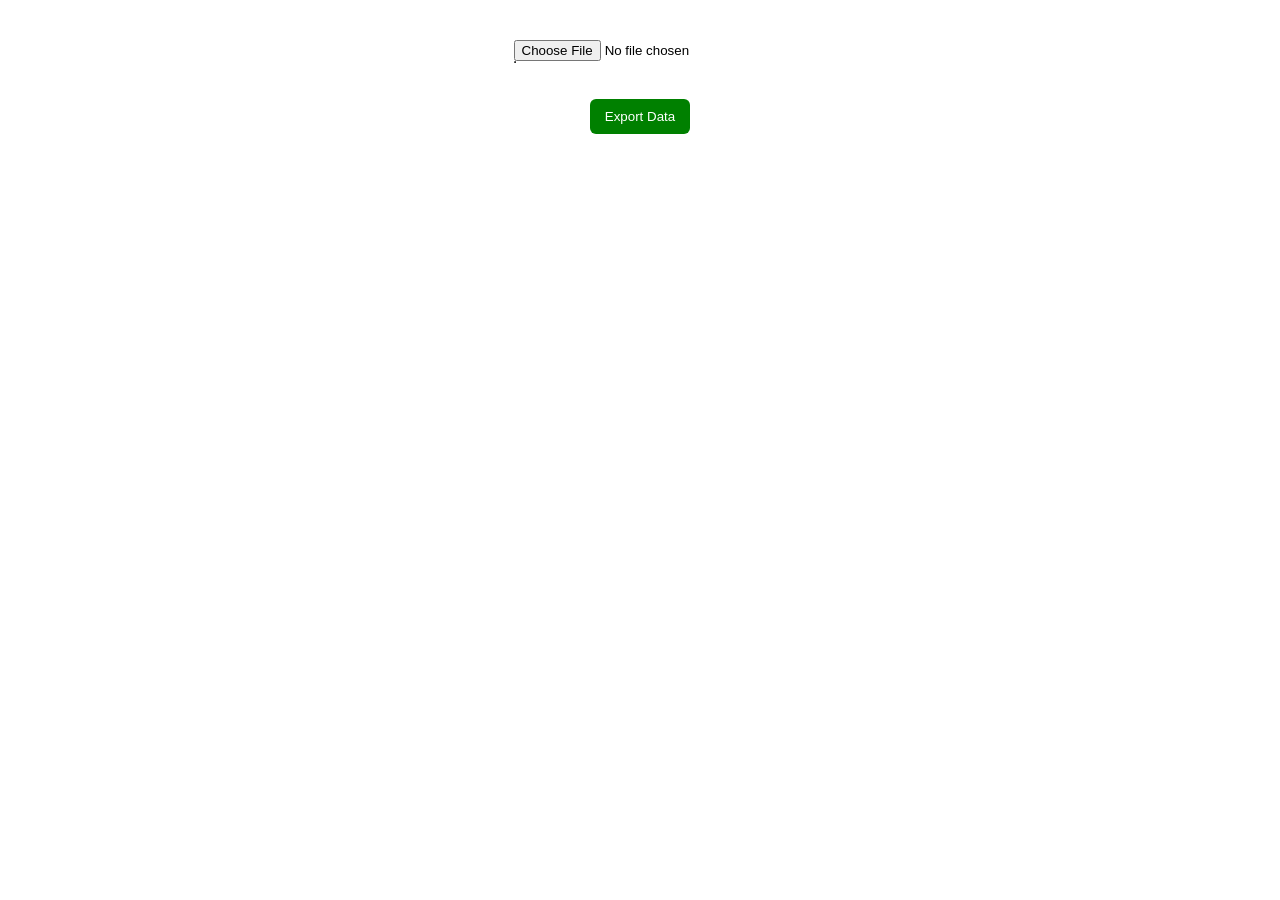
<file: data import and export/index.html>
<!--Index.html-->
<!DOCTYPE html>
<html lang="en">

<head>
    <meta charset="UTF-8">
    <meta name="viewport" 
          content="width=device-width, 
                   initial-scale=1.0">
    <title>CSV Viewer</title>
    <link rel="stylesheet" href="index.css">
</head>

<body>
    <div class="main">
        <input type="file" id="csv">
        <table id="table" border="1"></table>
        <br><br>
        <button id="btn">Export Data</button>
    </div>
    <script src="index.js"></script>
</body>

</html>
</file>
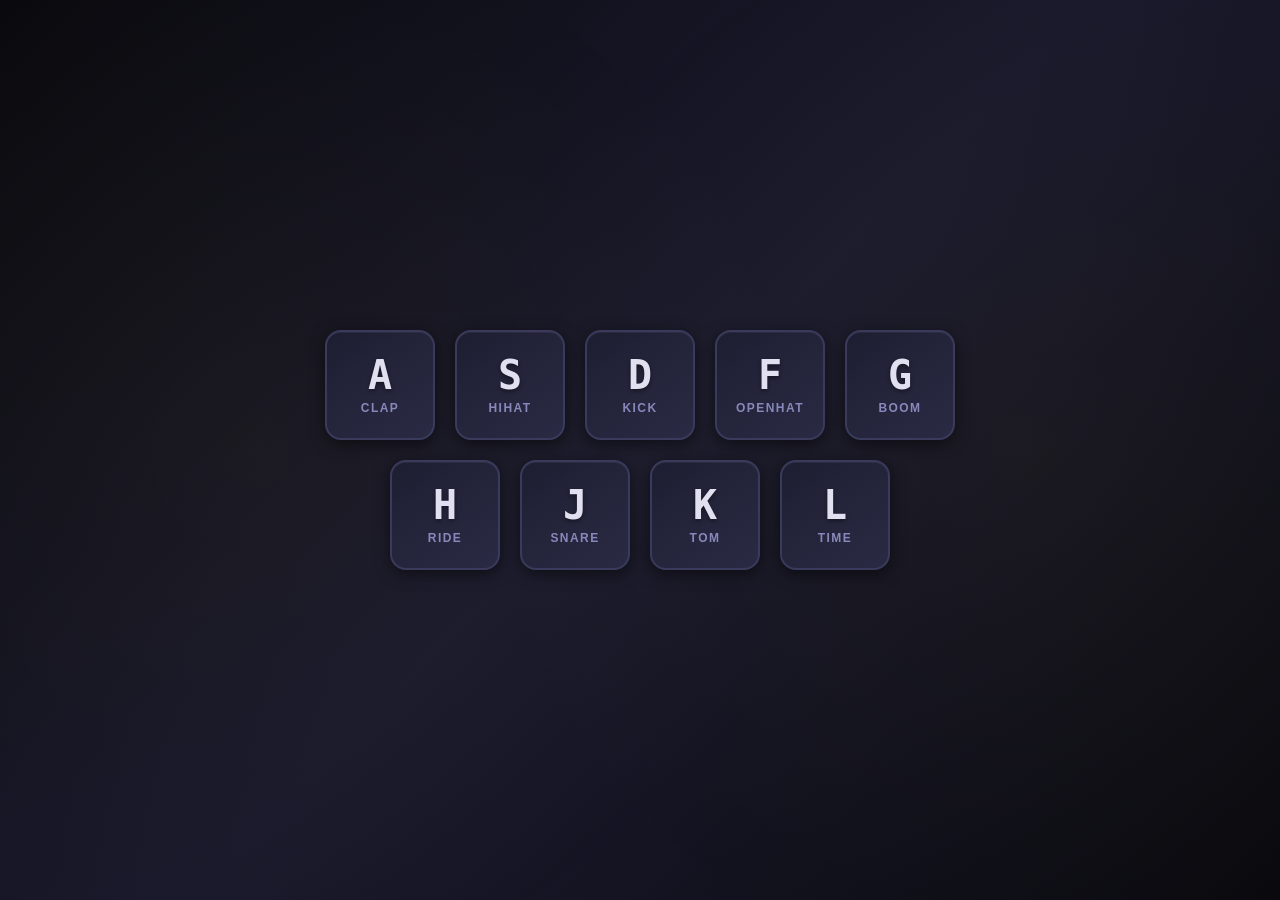
<file: Drum kit/index.html>
<!DOCTYPE html>
<html lang="en">
<head>
    <meta charset="UTF-8">
    <meta name="viewport" content="width=device-width, initial-scale=1.0">
    <title>Drum Kit</title>
    <link rel="stylesheet" href="index.css">
</head>
<body>
    <main>
		<div data-key="65" class="key">
			<kbd>A</kbd>
			<p>Clap</p>
		</div>
		<div data-key="83" class="key">
			<kbd>S</kbd>
			<p>Hihat</p>
		</div>
		<div data-key="68" class="key">
			<kbd>D</kbd>
			<p>Kick</p>
		</div>
		<div data-key="70" class="key">
			<kbd>F</kbd>
			<p>Openhat</p>
		</div>
		<div data-key="71" class="key">
			<kbd>G</kbd>
			<p>Boom</p>
		</div>
		<div data-key="72" class="key">
			<kbd>H</kbd>
			<p>Ride</p>
		</div>
		<div data-key="74" class="key">
			<kbd>J</kbd>
			<p>Snare</p>
		</div>
		<div data-key="75" class="key">
			<kbd>K</kbd>
			<p>Tom</p>
		</div>
		<div data-key="76" class="key">
			<kbd>L</kbd>
			<p>Time</p>
		</div>
	</main>

    <div>
		<audio src="./asset/sounds/clap.wav" data-key="65"></audio>
		<audio src="./asset/sounds/hihat.wav" data-key="83"></audio>
		<audio src="./asset/sounds/kick.wav" data-key="68"></audio>
		<audio src="./asset/sounds/openhat.wav" data-key="70"></audio>
		<audio src="./asset/sounds/boom.wav" data-key="71"></audio>
		<audio src="./asset/sounds/ride.wav" data-key="72"></audio>
		<audio src="./asset/sounds/snare.wav" data-key="74"></audio>
		<audio src="./asset/sounds/tom.wav" data-key="75"></audio>
		<audio src="./asset/sounds/tom.wav" data-key="76"></audio>
	</div>

<script src="index.js"></script>
</body>
</html>
</file>
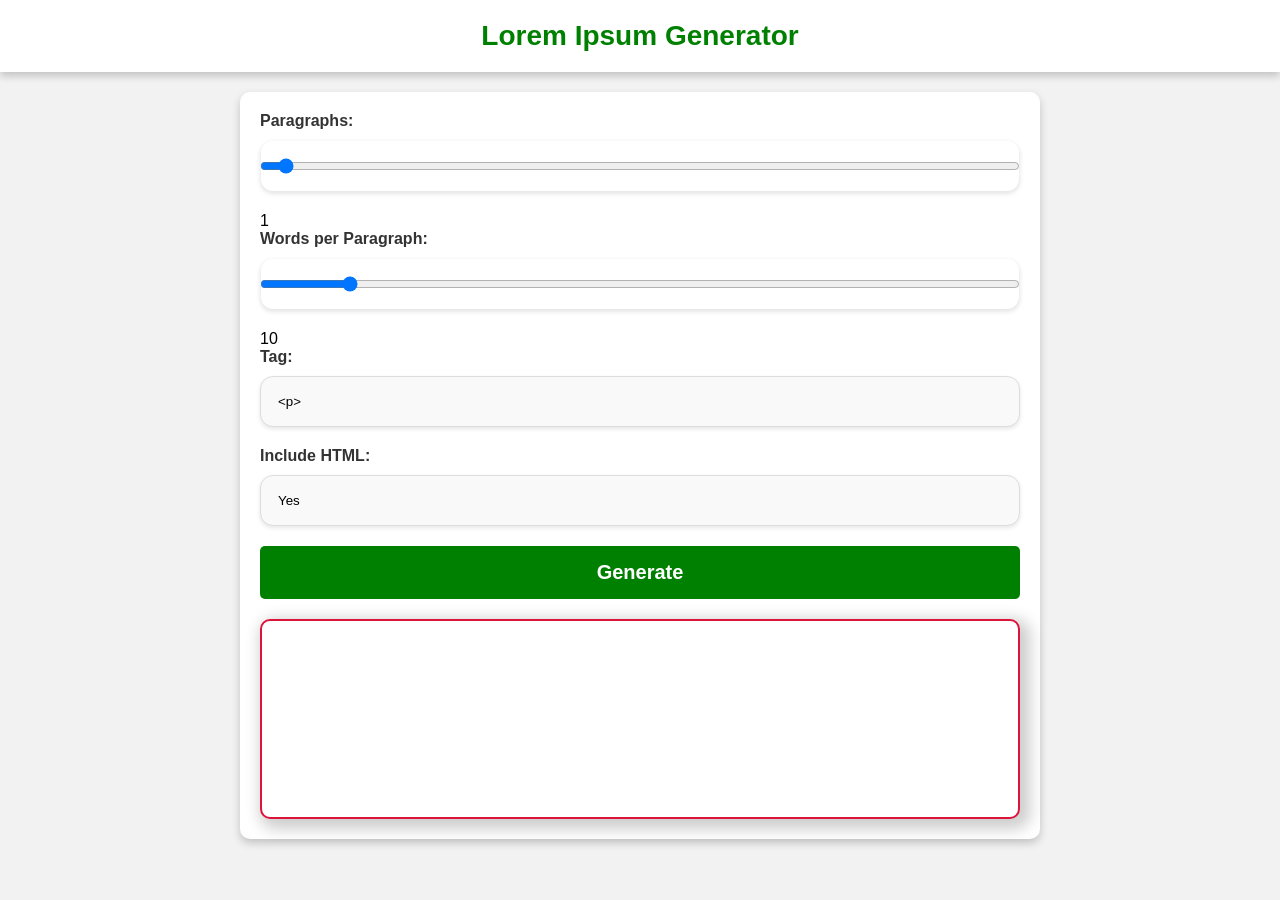
<file: Lorem Ipsum Generator/index.html>
<!DOCTYPE html>
<html lang="en">

<head>
    <meta charset="UTF-8">
    <meta name="viewport" 
          content="width=device-width, 
                    initial-scale=1.0">
    <title>Lorem Ipsum Generator</title>
    <link rel="stylesheet" href="index.css">
</head>

<body>
    <header>
        <h1>Lorem Ipsum Generator</h1>
    </header>
    <main>
        <div class="options">
            <div class="paragraphs">
                <label for="paragraphs">
                    Paragraphs:
                </label>
                <input type="range" 
                       id="paragraphs" 
                       min="1" max="50" 
                       value="1">
                <span id="paragraphsValue">
                    1
                </span>
            </div>
            <div class="words">
                <label for="words">
                    Words per Paragraph:
                </label>
                <input type="range" 
                       id="words" 
                       min="1" 
                       max="100" 
                       value="10">
                <span id="wordsValue">
                    10
                </span>
            </div>
            <div class="tags">
                <label for="tags">
                    Tag:
                </label>
                <select id="tags">
                </select>
            </div>
            <div class="include">
                <label for="include">
                    Include HTML:
                </label>
                <select id="include">
                    <option value="Yes">
                        Yes
                    </option>
                    <option value="No">
                        No
                    </option>
                </select>
            </div>
            <button id="generate">
                Generate
            </button>
        </div>
        <div class="output">
        </div>
    </main>
    <script src="index.js"></script>
</body>

</html>
</file>
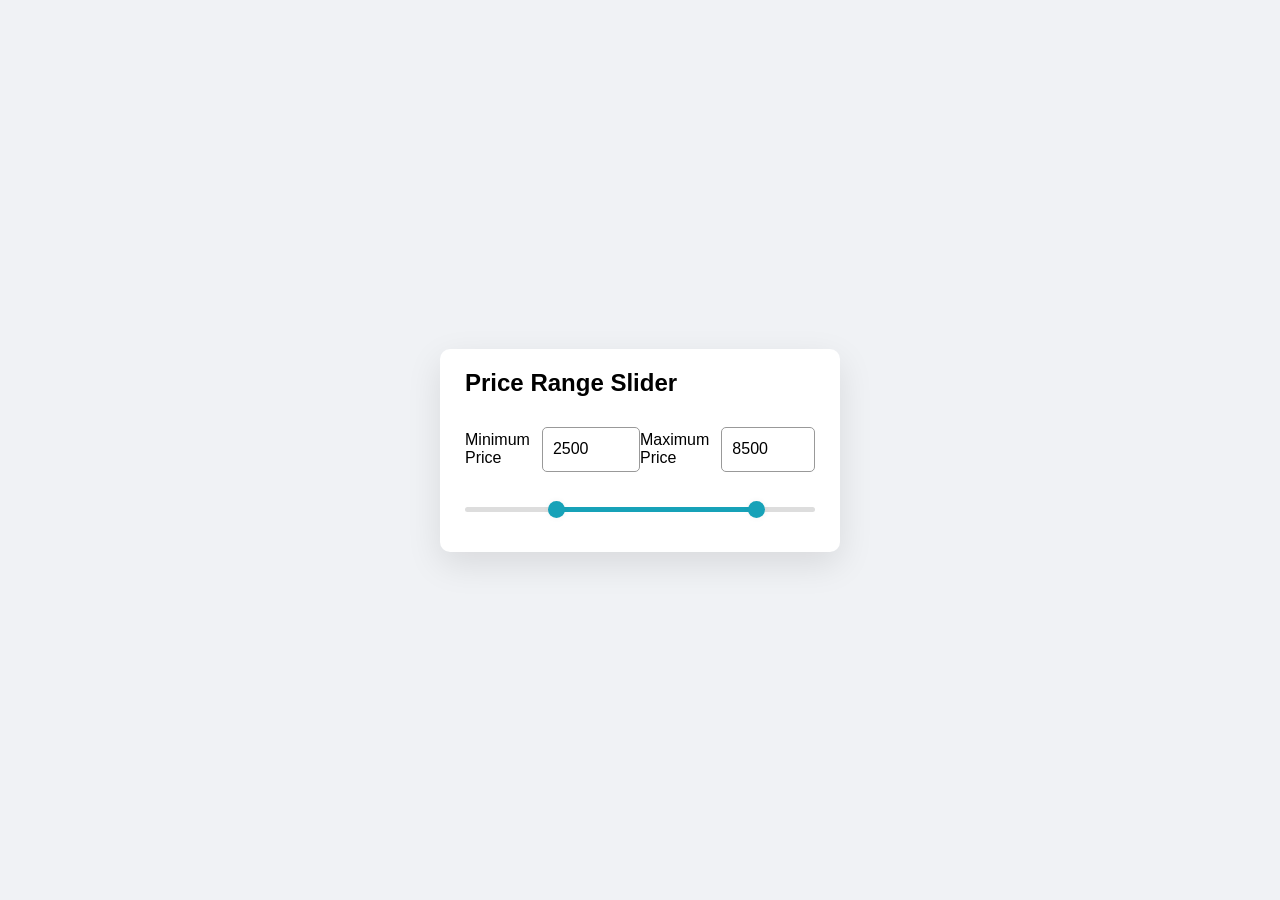
<file: Price Range/index.html>
<html>
<head>
    <link rel="stylesheet" href="index.css">
</head>
<body>
    <div class="main">
        <div class="custom-wrapper">
            <div class="header">
                <h2 class="projtitle">Price Range Slider</h2>
            </div>
            <div class="price-input-container">
                <div class="price-input">
                    <div class="price-field">
                        <span>Minimum Price</span>
                        <input type="number" class="min-input" value="2500">
                    </div>
                    <div class="price-field">
                        <span>Maximum Price</span>
                        <input type="number" class="max-input" value="8500">
                    </div>
                </div>
                <div class="slider">
                    <div class="price-slider"></div>
                </div>
            </div>

            <div class="range-input">
                <input type="range" class="min-range" min="0" max="10000" value="2500" step="1">
                <input type="range" class="max-range" min="0" max="10000" value="8500" step="1">
            </div>
        </div>
    </div>
    <script src="index.js"></script>
</body>
</html>
</file>
<file: data import and export/index.css>
/* Style.css */
* {
    margin: 0;
    padding: 0;
}
.main {
    width: max-content;
    margin: auto;
}
.main h1 {
    color: green;
    text-align: center;
}
.main input {
    margin-top: 40px;
}
.main button {
    width: max-content;
    margin: auto;
    display: block;
    padding: 10px;
    padding-left: 15px;
    padding-right: 15px;
    background-color: green;
    border: none;
    border-radius: 6px;
    color: white;
}
.main button:hover {
    background-color: rgb(2, 105, 2);
    cursor: pointer;
}
.main button:active {
    transform: translate(0, 2px);
}
</file>
<file: Drum kit/index.css>
* {
    margin: 0;
    padding: 0;
    box-sizing: border-box;
}

body {
    min-height: 100vh;
    background: linear-gradient(135deg, #0a0a0f 0%, #1a1a2e 50%, #0a0a0f 100%);
    display: flex;
    align-items: center;
    justify-content: center;
    font-family: 'Segoe UI', Tahoma, Geneva, Verdana, sans-serif;
    padding: 1rem;
}

main {
    display: flex;
    flex-wrap: wrap;
    gap: 1.25rem;
    justify-content: center;
    align-items: center;
    max-width: 700px;
}

.key {
    display: flex;
    flex-direction: column;
    align-items: center;
    justify-content: center;
    width: 110px;
    height: 110px;
    background: linear-gradient(145deg, #1e1e32, #2a2a44);
    border: 2px solid #3a3a5c;
    border-radius: 16px;
    cursor: pointer;
    user-select: none;
    box-shadow:
        0 4px 15px rgba(0, 0, 0, 0.5),
        inset 0 1px 0 rgba(255, 255, 255, 0.05);
    transition: all 0.07s ease;
}

.key:hover {
    background: linear-gradient(145deg, #252540, #303050);
    border-color: #4a4a7c;
    box-shadow:
        0 6px 20px rgba(0, 0, 0, 0.6),
        inset 0 1px 0 rgba(255, 255, 255, 0.08);
}

.key kbd {
    font-size: 2.5rem;
    font-weight: 700;
    color: #e0e0f0;
    text-shadow: 0 2px 4px rgba(0, 0, 0, 0.4);
    line-height: 1;
}

.key p {
    font-size: 0.75rem;
    font-weight: 600;
    text-transform: uppercase;
    letter-spacing: 0.12em;
    color: #8888bb;
    margin-top: 6px;
}

.playing {
    transform: scale(1.12);
    border-color: #ffcc00;
    background: linear-gradient(145deg, #2a2a3e, #353555);
    box-shadow:
        0 0 20px rgba(255, 204, 0, 0.4),
        0 0 40px rgba(255, 204, 0, 0.15),
        0 8px 25px rgba(0, 0, 0, 0.5);
}

.playing kbd {
    color: #ffcc00;
    text-shadow: 0 0 15px rgba(255, 204, 0, 0.5);
}

.playing p {
    color: #ffcc00;
}

@keyframes pulse {
    0%, 100% {
        opacity: 0.4;
    }
    50% {
        opacity: 0.8;
    }
}

main::before {
    content: '';
    position: fixed;
    top: 0;
    left: 0;
    right: 0;
    bottom: 0;
    background:
        radial-gradient(circle at 20% 50%, rgba(255, 204, 0, 0.03) 0%, transparent 50%),
        radial-gradient(circle at 80% 50%, rgba(255, 204, 0, 0.03) 0%, transparent 50%);
    pointer-events: none;
    z-index: -1;
}
</file>
<file: Lorem Ipsum Generator/index.css>
/* Styles.css*/
* {
    margin: 0;
    padding: 0;
    box-sizing: border-box;
}

body {
    font-family: Arial, sans-serif;
    background-color: #f2f2f2;
}

header {
    background-color: white;
    color: green;
    text-align: center;
    padding: 20px 0;
    box-shadow: 0px 4px 8px 0px
        rgba(0, 0, 0, 0.2);
}

h1 {
    font-size: 28px;
}

main {
    max-width: 800px;
    margin: 20px auto;
    padding: 20px;
    background-color: #fff;
    box-shadow: 0px 4px 8px
        rgba(0, 0, 0, 0.2);
    border-radius: 10px;
}

.options {
    margin-bottom: 20px;
}

.options label {
    display: block;
    font-weight: bold;
    margin-bottom: 10px;
    color: #333;
}

.options input[type="range"],
.options select,
.options input[type="number"] {
    width: 100%;
    padding: 17px;
    margin-bottom: 20px;
    border: 1px solid #ddd;
    border-radius: 13px;
    background-color: #f9f9f9;
    box-shadow: 0px 2px 4px
        rgba(0, 0, 0, 0.1);
    color: #000;
}

.options select {
    appearance: none;
}

.options button {
    display: block;
    width: 100%;
    padding: 15px;
    background-color: green;
    color: #fff;
    font-size: 20px;
    font-weight: bold;
    border: none;
    border-radius: 5px;
    cursor: pointer;
    transition: background-color 0.3s
        ease;
}

.options button:hover {
    background-color: rgb(20, 107, 20);
}

.output {
    background-color: #ffffff;
    padding: 30px;
    border-radius: 10px;
    border: 2px solid crimson;
    min-height: 200px;
    box-shadow: 5px 5px 15px 5px
        rgba(0, 0, 0, 0.2);
    color: #333;
}
</file>
<file: Price Range/index.css>
/* General Styling */
* {
    margin: 0;
    padding: 0;
    box-sizing: border-box;
    font-family: 'Poppins', sans-serif;
}

body {
    display: flex;
    align-items: center;
    justify-content: center;
    min-height: 100vh;
    background: #f0f2f5;
}

.custom-wrapper {
    width: 400px;
    background: #fff;
    border-radius: 10px;
    padding: 20px 25px 40px;
    box-shadow: 0 12px 35px rgba(0, 0, 0, 0.1);
}

.header h2 {
    font-size: 24px;
    font-weight: 600;
    margin-bottom: 20px;
}

/* Price Input Section */
.price-input-container {
    width: 100%;
}

.price-input {
    width: 100%;
    display: flex;
    margin: 30px 0 35px;
}

.price-input .price-field {
    display: flex;
    width: 100%;
    height: 45px;
    align-items: center;
}

.price-field input {
    width: 100%;
    height: 100%;
    outline: none;
    font-size: 16px;
    margin-left: 12px;
    border-radius: 5px;
    border: 1px solid #999;
    padding: 0 10px;
    -moz-appearance: textfield; /* Remove arrows for Firefox */
}

/* Remove arrows for Chrome, Safari, Edge */
input::-webkit-outer-spin-button,
input::-webkit-inner-spin-button {
    -webkit-appearance: none;
}

/* Slider Track Visuals */
.slider {
    height: 5px;
    position: relative;
    background: #ddd;
    border-radius: 5px;
}

.slider .price-slider {
    height: 100%;
    left: 25%;
    right: 15%;
    position: absolute;
    border-radius: 5px;
    background: #17a2b8; /* The colored range */
}

/* Range Input Logic */
.range-input {
    position: relative;
}

.range-input input {
    position: absolute;
    width: 100%;
    height: 5px;
    top: -5px;
    background: none;
    pointer-events: none; /* Allows clicking through to the other slider */
    -webkit-appearance: none;
    -moz-appearance: none;
}

/* Styling the Slider Thumbs */
input[type="range"]::-webkit-slider-thumb {
    height: 17px;
    width: 17px;
    border-radius: 50%;
    background: #17a2b8;
    pointer-events: auto; /* Re-enables clicking on the thumb only */
    -webkit-appearance: none;
    box-shadow: 0 0 6px rgba(0,0,0,0.05);
}

input[type="range"]::-moz-range-thumb {
    height: 17px;
    width: 17px;
    border: none;
    border-radius: 50%;
    background: #17a2b8;
    pointer-events: auto;
    -moz-appearance: none;
    box-shadow: 0 0 6px rgba(0,0,0,0.05);
}

.gfg {
    text-align: center;
    margin-bottom: 10px;
    color: #019031;
    font-weight: bold;
    font-size: 1.2rem;
}
</file>
